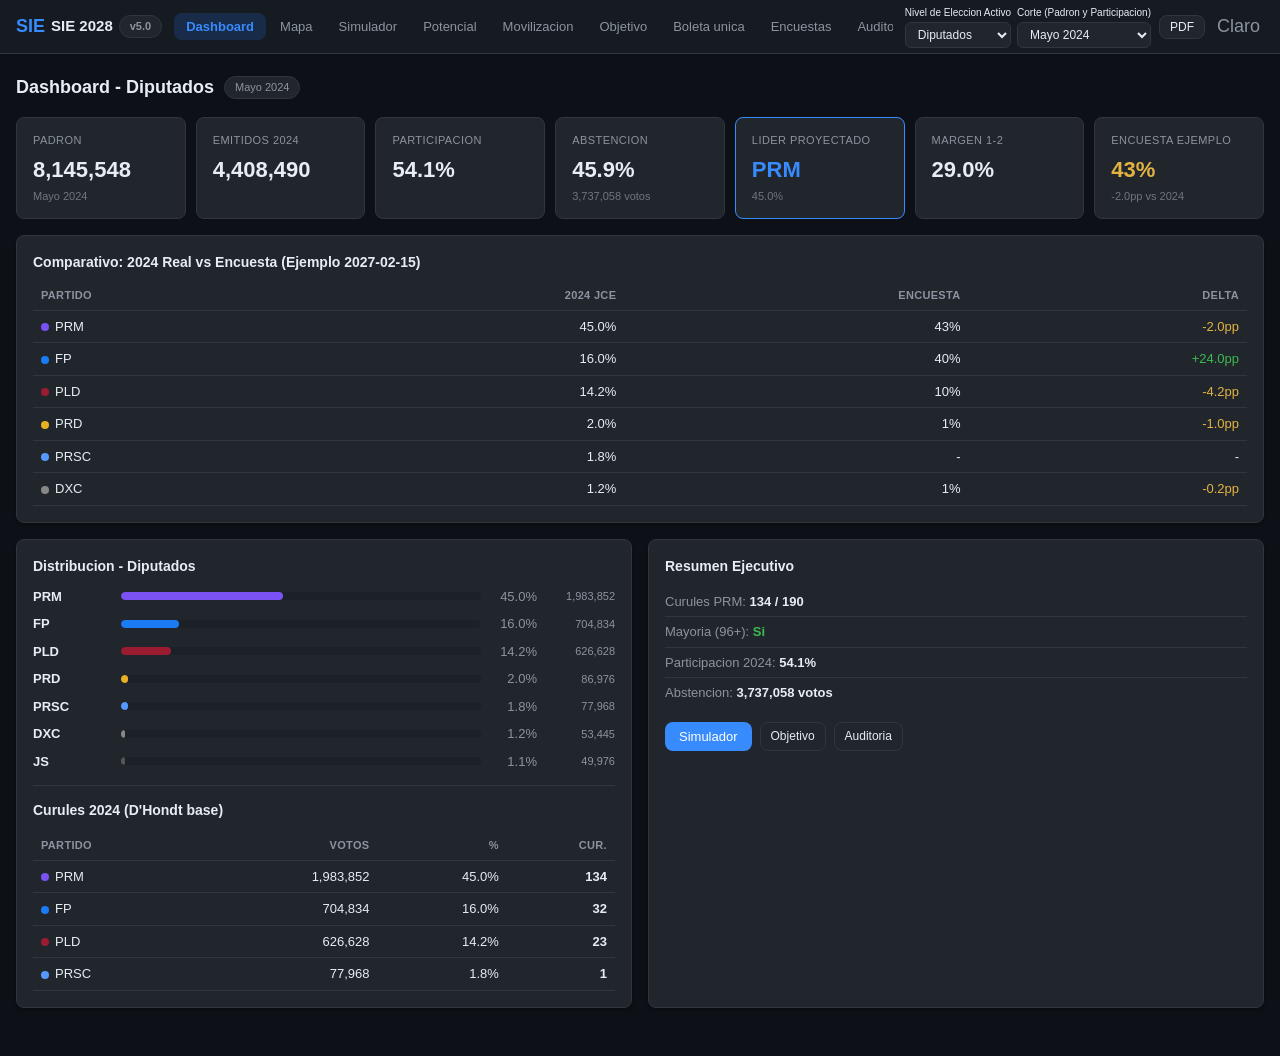
<file: index.html>
<!doctype html>
<html lang="es" data-theme="dark">
<head>
  <meta charset="utf-8"/>
  <meta name="viewport" content="width=device-width, initial-scale=1"/>
  <title>SIE 2028 v5.0 · Sistema Inteligente Electoral</title>
  <link rel="stylesheet" href="./assets/css/styles.css"/>
</head>
<body>
  <header class="topbar">
    <div class="topbar-inner">
      <div class="brand">
        <span class="brand-icon">SIE</span>
        <span class="brand-name">SIE 2028</span>
        <span class="badge">H5</span>
      </div>
      <nav id="nav" class="nav" role="navigation" aria-label="Módulos"></nav>
      <div class="topbar-right">
        <div id="global-controls" class="global-controls"></div>
        <button id="btn-export" class="btn-sm" title="Exportar PDF" style="display:none;">PDF</button>
        <button id="btn-theme" class="btn-icon" title="Cambiar tema">Tema</button>
      </div>
    </div>
  </header>
  <main class="main-wrap">
    <div id="view" class="view-container"></div>
  </main>
  <div id="toast" class="toast" role="status" aria-live="polite"></div>
  <script type="module" src="./assets/js/app.js"></script>
</body>
</html>
</file>
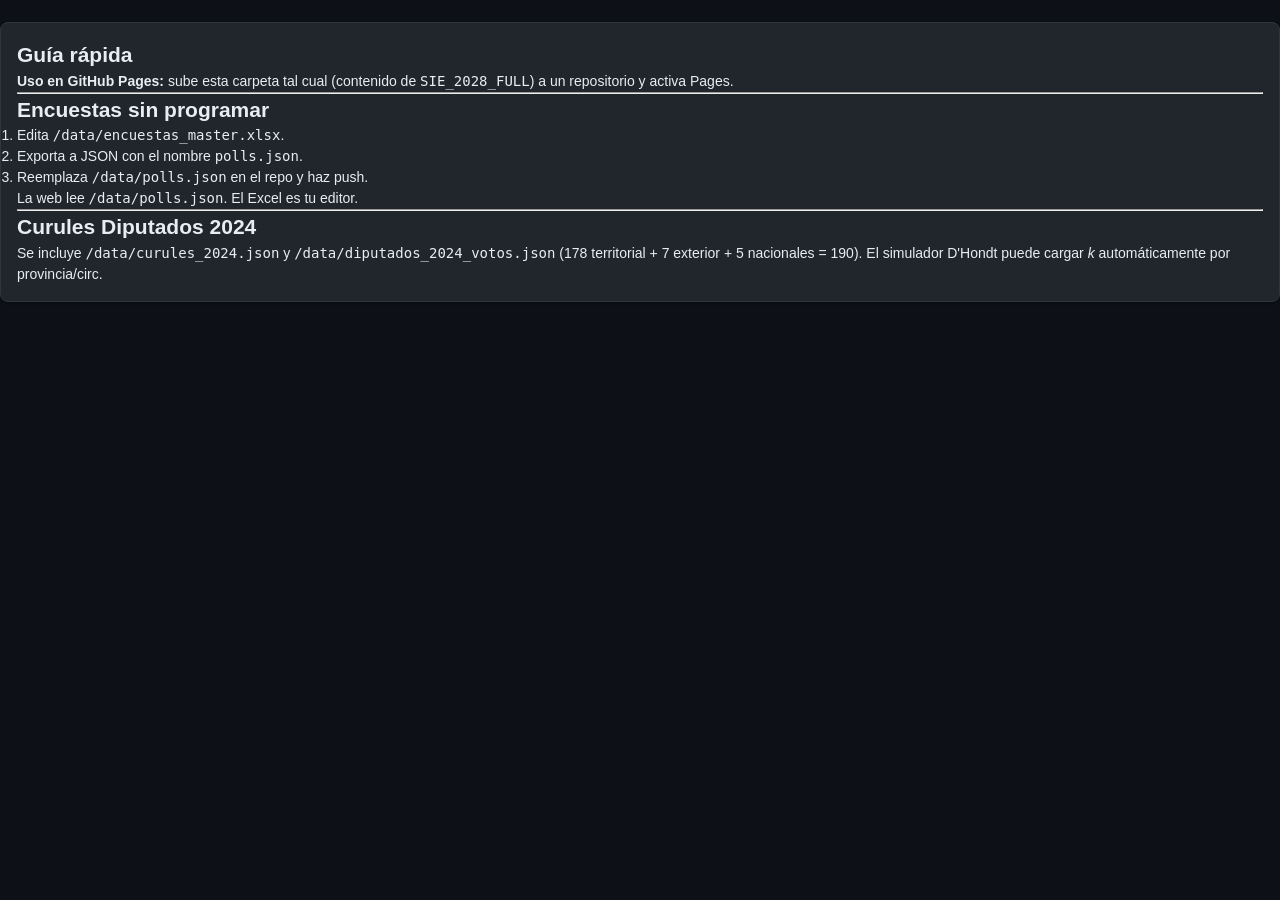
<file: docs/README.html>
<!doctype html><html lang="es"><head><meta charset="utf-8"/><meta name="viewport" content="width=device-width,initial-scale=1"/>
<title>SIE 2028 · Guía rápida</title><link rel="stylesheet" href="../assets/css/styles.css"/></head>
<body><div class="wrap" style="padding-top:22px">
<div class="card">
<h2>Guía rápida</h2>
<p class="small"><b>Uso en GitHub Pages:</b> sube esta carpeta tal cual (contenido de <code>SIE_2028_FULL</code>) a un repositorio y activa Pages.</p>
<hr/>
<h2>Encuestas sin programar</h2>
<ol class="small">
<li>Edita <code>/data/encuestas_master.xlsx</code>.</li>
<li>Exporta a JSON con el nombre <code>polls.json</code>.</li>
<li>Reemplaza <code>/data/polls.json</code> en el repo y haz push.</li>
</ol>
<p class="small">La web lee <code>/data/polls.json</code>. El Excel es tu editor.</p>
<hr/>
<h2>Curules Diputados 2024</h2>
<p class="small">Se incluye <code>/data/curules_2024.json</code> y <code>/data/diputados_2024_votos.json</code> (178 territorial + 7 exterior + 5 nacionales = 190). El simulador D'Hondt puede cargar <i>k</i> automáticamente por provincia/circ.</p>
</div></div></body></html>
</file>
<file: assets/css/styles.css>
/* ====================================================
   SIE 2028 — styles.css
   Design system limpio. Variables por tema.
   ==================================================== */

/* ── Variables ── */
:root {
  --bg:       #0d1117;
  --bg2:      #161b22;
  --bg3:      #1c2128;
  --surface:  #21262d;
  --border:   #30363d;
  --border2:  #484f58;
  --text:     #e6edf3;
  --text2:    #8b949e;
  --text3:    #6e7681;
  --accent:   #388bfd;
  --accent-dim:#1f6feb33;
  --green:    #3fb950;
  --green-bg: #1a3a1a;
  --red:      #f85149;
  --red-bg:   #3a1a1a;
  --yellow:   #e3b341;
  --yellow-bg:#3a2e0a;
  --orange:   #f0883e;
  --orange-bg:#3a2000;
  --blue:     #388bfd;
  --blue-bg:  #0d2045;
  --gray-bg:  #21262d;
  --shadow:   0 1px 3px rgba(0,0,0,.4);
  --radius:   8px;
  --topbar-h: 54px;
}

[data-theme="light"] {
  --bg:       #f6f8fa;
  --bg2:      #ffffff;
  --bg3:      #f0f2f5;
  --surface:  #ffffff;
  --border:   #d0d7de;
  --border2:  #afb8c1;
  --text:     #1f2328;
  --text2:    #57606a;
  --text3:    #6e7781;
  --accent:   #0969da;
  --accent-dim:#0969da22;
  --green:    #1a7f37;
  --green-bg: #dafbe1;
  --red:      #cf222e;
  --red-bg:   #ffebe9;
  --yellow:   #9a6700;
  --yellow-bg:#fff8c5;
  --orange:   #bc4c00;
  --orange-bg:#fff1e5;
  --blue:     #0969da;
  --blue-bg:  #ddf4ff;
  --gray-bg:  #f6f8fa;
  --shadow:   0 1px 3px rgba(0,0,0,.12);
}

/* ── Reset mínimo ── */
*, *::before, *::after { box-sizing: border-box; margin: 0; padding: 0; }

html { font-size: 14px; }

body {
  font-family: -apple-system, BlinkMacSystemFont, "Segoe UI", Helvetica, Arial, sans-serif;
  background: var(--bg);
  color: var(--text);
  line-height: 1.5;
  min-height: 100vh;
  transition: background .2s, color .2s;
}

/* ── Topbar ── */
.topbar {
  position: sticky;
  top: 0;
  z-index: 100;
  height: var(--topbar-h);
  background: var(--bg2);
  border-bottom: 1px solid var(--border);
  backdrop-filter: blur(8px);
}
.topbar-inner {
  display: flex;
  align-items: center;
  gap: 12px;
  height: 100%;
  padding: 0 16px;
  max-width: 1400px;
  margin: 0 auto;
}

/* ── Brand ── */
.brand {
  display: flex;
  align-items: center;
  gap: 6px;
  flex-shrink: 0;
  font-weight: 700;
  font-size: 15px;
  color: var(--text);
}
.brand-icon { font-size: 18px; color: var(--accent); }

/* ── Nav ── */
.nav {
  display: flex;
  gap: 2px;
  overflow-x: auto;
  scrollbar-width: none;
}
.nav::-webkit-scrollbar { display: none; }

.nav-btn {
  background: none;
  border: none;
  color: var(--text2);
  cursor: pointer;
  padding: 6px 12px;
  border-radius: var(--radius);
  font-size: 13px;
  white-space: nowrap;
  transition: background .15s, color .15s;
}
.nav-btn:hover  { background: var(--accent-dim); color: var(--text); }
.nav-btn.active { background: var(--accent-dim); color: var(--accent); font-weight: 600; }

/* ── Topbar right ── */
.topbar-right {
  margin-left: auto;
  display: flex;
  align-items: center;
  gap: 8px;
  flex-shrink: 0;
}
.global-controls {
  display: flex;
  gap: 6px;
}

/* ── Main ── */
.main-wrap {
  max-width: 1400px;
  margin: 0 auto;
  padding: 20px 16px 48px;
}
.view-container { min-height: 300px; }

/* ── Cards ── */
.card {
  background: var(--surface);
  border: 1px solid var(--border);
  border-radius: var(--radius);
  padding: 16px;
  box-shadow: var(--shadow);
}
.card h3 { font-size: 14px; font-weight: 600; margin-bottom: 10px; color: var(--text); }

/* ── Page header ── */
.page-header {
  display: flex;
  align-items: center;
  gap: 10px;
  margin-bottom: 16px;
  flex-wrap: wrap;
}
.page-header h2 {
  font-size: 18px;
  font-weight: 700;
  color: var(--text);
}

/* ── KPI grid ── */
.kpi-grid {
  display: grid;
  grid-template-columns: repeat(auto-fill, minmax(160px, 1fr));
  gap: 10px;
  margin-bottom: 16px;
}
.kpi-card {
  background: var(--surface);
  border: 1px solid var(--border);
  border-radius: var(--radius);
  padding: 14px 16px;
}
.kpi-label { font-size: 11px; color: var(--text2); text-transform: uppercase; letter-spacing: .04em; }
.kpi-value { font-size: 22px; font-weight: 700; margin-top: 4px; color: var(--text); }
.kpi-sub   { font-size: 11px; color: var(--text3); margin-top: 2px; }

/* ── Layout helpers ── */
.row-2col {
  display: grid;
  grid-template-columns: 1fr 1fr;
}
@media (max-width: 720px) {
  .row-2col { grid-template-columns: 1fr; }
}

.stat-grid {
  display: grid;
  grid-template-columns: repeat(auto-fill, minmax(130px, 1fr));
  gap: 10px;
}
.stat-grid > div { font-size: 13px; }

/* ── Badges ── */
.badge {
  display: inline-flex;
  align-items: center;
  background: var(--surface);
  border: 1px solid var(--border);
  border-radius: 20px;
  padding: 2px 10px;
  font-size: 11px;
  color: var(--text2);
  white-space: nowrap;
}
.badge-good { background: var(--green-bg); border-color: var(--green); color: var(--green); }
.badge-warn { background: var(--yellow-bg); border-color: var(--yellow); color: var(--yellow); }
.badge-err  { background: var(--red-bg);  border-color: var(--red);  color: var(--red);  }

/* ── Buttons ── */
.btn {
  display: inline-flex;
  align-items: center;
  gap: 4px;
  background: var(--accent);
  color: #fff;
  border: none;
  border-radius: var(--radius);
  padding: 7px 14px;
  font-size: 13px;
  font-weight: 500;
  cursor: pointer;
  text-decoration: none;
  transition: opacity .15s;
}
.btn:hover { opacity: .88; }

.btn-sm {
  display: inline-flex;
  align-items: center;
  background: var(--surface);
  color: var(--text);
  border: 1px solid var(--border);
  border-radius: var(--radius);
  padding: 4px 10px;
  font-size: 12px;
  cursor: pointer;
  transition: background .15s, border-color .15s;
}
.btn-sm:hover { background: var(--bg3); border-color: var(--border2); }
.btn-sm.neg   { color: var(--red); border-color: var(--red-bg); }

.btn-icon {
  background: none;
  border: none;
  cursor: pointer;
  font-size: 18px;
  padding: 4px;
  border-radius: var(--radius);
  color: var(--text2);
  transition: background .15s;
}
.btn-icon:hover { background: var(--bg3); }

/* ── Form elements ── */
.sel-sm, .inp-sm {
  background: var(--surface);
  color: var(--text);
  border: 1px solid var(--border);
  border-radius: 6px;
  padding: 4px 8px;
  font-size: 12px;
  outline: none;
  transition: border-color .15s;
}
.sel-sm:focus, .inp-sm:focus { border-color: var(--accent); }
.sel-sm { cursor: pointer; }

/* ── Tables ── */
.tbl {
  width: 100%;
  border-collapse: collapse;
  font-size: 13px;
}
.tbl th {
  text-align: left;
  color: var(--text2);
  font-weight: 600;
  font-size: 11px;
  text-transform: uppercase;
  letter-spacing: .03em;
  padding: 6px 8px;
  border-bottom: 1px solid var(--border);
}
.tbl td {
  padding: 6px 8px;
  border-bottom: 1px solid var(--border);
  color: var(--text);
}
.tbl tbody tr:hover td { background: var(--bg3); }
.tbl .r { text-align: right; font-variant-numeric: tabular-nums; }

/* ── Mapa ── */
.map-layout {
  display: grid;
  grid-template-columns: 1fr 320px;
  gap: 14px;
  min-height: 520px;
}
@media (max-width: 900px) {
  .map-layout { grid-template-columns: 1fr; }
}
.map-wrap {
  position: relative;
  overflow: hidden;
  padding: 0 !important;
  min-height: 480px;
  cursor: grab;
}
.map-wrap:active { cursor: grabbing; }

/* Shapes SVG */
.map-shape {
  cursor: pointer;
  fill: var(--bg3);
  stroke: var(--border2);
  stroke-width: 0.5;
  transition: fill .15s, filter .15s;
}
.map-shape:hover    { fill: var(--accent-dim); filter: brightness(1.2); }
.map-selected       { fill: var(--accent) !important; opacity: .85; }

.map-loading, .map-error {
  display: flex;
  align-items: center;
  justify-content: center;
  height: 100%;
  min-height: 300px;
  color: var(--text2);
  font-size: 13px;
}
.map-error { color: var(--red); }

/* ── Bar chart ── */
.bar-row {
  display: flex;
  align-items: center;
  gap: 8px;
  margin-bottom: 8px;
  font-size: 13px;
}
.bar-label { flex: 0 0 80px; font-weight: 600; }
.bar-track {
  flex: 1;
  height: 8px;
  background: var(--bg3);
  border-radius: 4px;
  overflow: hidden;
}
.bar-fill  { height: 100%; background: var(--accent); border-radius: 4px; transition: width .4s; }
.bar-pct   { flex: 0 0 48px; text-align: right; color: var(--text2); }

/* ── Exec list ── */
.exec-list {
  list-style: none;
  padding: 0;
  font-size: 13px;
}
.exec-list li {
  padding: 5px 0;
  border-bottom: 1px solid var(--border);
  color: var(--text2);
}
.exec-list li:last-child { border-bottom: none; }
.exec-list li b { color: var(--text); }

/* ── Category badges (Potencial) ── */
.cat-badge {
  display: inline-block;
  padding: 2px 8px;
  border-radius: 12px;
  font-size: 11px;
  font-weight: 600;
}
.cat-green  { background: var(--green-bg);  color: var(--green);  }
.cat-blue   { background: var(--blue-bg);   color: var(--blue);   }
.cat-yellow { background: var(--yellow-bg); color: var(--yellow); }
.cat-orange { background: var(--orange-bg); color: var(--orange); }
.cat-red    { background: var(--red-bg);    color: var(--red);    }
.cat-gray   { background: var(--gray-bg);   color: var(--text2);  }

/* ── Audit lists ── */
.audit-list { list-style: none; padding: 0; font-size: 13px; }
.audit-list li {
  padding: 5px 0;
  border-bottom: 1px solid var(--border);
}
.audit-list.err  li { color: var(--red);   }
.audit-list.good li { color: var(--green); }

/* ── Toast ── */
.toast {
  position: fixed;
  bottom: 20px;
  left: 50%;
  transform: translateX(-50%);
  background: var(--surface);
  border: 1px solid var(--border);
  border-radius: var(--radius);
  padding: 10px 18px;
  font-size: 13px;
  color: var(--text);
  box-shadow: var(--shadow);
  display: none;
  z-index: 999;
  pointer-events: none;
}
.toast.show {
  display: block;
  animation: fadeUp .2s ease;
}
@keyframes fadeUp {
  from { opacity: 0; transform: translateX(-50%) translateY(8px); }
  to   { opacity: 1; transform: translateX(-50%) translateY(0); }
}

/* ── Estado de carga / error ── */
.loading, .error-msg {
  display: flex;
  align-items: center;
  justify-content: center;
  min-height: 200px;
  font-size: 14px;
  color: var(--text2);
}
.error-msg { color: var(--red); }

/* ── Muted ── */
.muted { color: var(--text2); font-size: 12px; }

/* ── Additions H2 ── */

/* Simulador layout */
.sim-layout {
  display: grid;
  grid-template-columns: 340px 1fr;
  gap: 14px;
}
@media (max-width: 900px) { .sim-layout { grid-template-columns: 1fr; } }

/* KPI accent */
.kpi-accent { border-color: var(--accent); }
.kpi-accent .kpi-value { color: var(--accent); }

/* Dot color indicator */
.dot {
  display: inline-block;
  width: 8px; height: 8px;
  border-radius: 50%;
  margin-right: 4px;
  vertical-align: middle;
  flex-shrink: 0;
}

/* Curul grid */
.curul-grid {
  display: grid;
  grid-template-columns: repeat(auto-fill, minmax(90px, 1fr));
  gap: 6px;
  margin-top: 8px;
}
.curul-item {
  background: var(--bg3);
  border-radius: 6px;
  padding: 6px 10px;
  display: flex;
  justify-content: space-between;
  align-items: center;
  font-size: 13px;
}
.curul-item b { color: var(--text); }
.curul-item span { font-size: 18px; font-weight: 700; color: var(--accent); }

/* HR separator */
.sep { border: none; border-top: 1px solid var(--border); margin: 12px 0; }

/* Text helpers */
.text-ok   { color: var(--green) !important; }
.text-warn { color: var(--yellow) !important; }
.text-err  { color: var(--red) !important; }

/* Bar abs (small) */
.bar-abs { font-size: 11px; min-width: 60px; text-align: right; }

/* Alianza row */
.alz-row label { cursor: pointer; }

/* ── H2 additions ── */

/* Simulador layout */
.sim-layout {
  display: grid;
  grid-template-columns: 1fr 1fr;
  gap: 16px;
}
@media (max-width: 900px) { .sim-layout { grid-template-columns: 1fr; } }

/* Curul grid */
.curul-grid {
  display: grid;
  grid-template-columns: repeat(auto-fill, minmax(100px, 1fr));
  gap: 8px;
  margin-top: 8px;
}
.curul-item {
  background: var(--bg3);
  border-radius: 6px;
  padding: 8px 10px;
  display: flex;
  justify-content: space-between;
  align-items: center;
  font-size: 13px;
}
.curul-item b  { color: var(--text); }
.curul-item span { font-size: 18px; font-weight: 700; color: var(--accent); }

/* Alianza rows */
.alianza-row { font-size: 13px; }

/* Dot indicator */
.dot {
  display: inline-block;
  width: 8px; height: 8px;
  border-radius: 50%;
  margin-right: 6px;
  vertical-align: middle;
}

/* Text helpers */
.text-ok   { color: var(--green); }
.text-warn { color: var(--yellow); }
.text-err  { color: var(--red); }

/* Separator */
.sep {
  border: none;
  border-top: 1px solid var(--border);
  margin: 14px 0;
}

/* Bar abs (vote count in bar chart) */
.bar-abs {
  min-width: 70px;
  text-align: right;
  font-variant-numeric: tabular-nums;
}

/* KPI accent */
.kpi-accent { border-color: var(--accent); }
.kpi-accent .kpi-value { color: var(--accent); }

/* Objective result */
[data-theme="light"] .kpi-accent { background: var(--blue-bg); }

/* H4 -- category badge colors */
.cat-lgreen { background: #d4edda; color: #1a7a3c; }
[data-theme="dark"] .cat-lgreen { background: #1a4a2a; color: #5fda8a; }
.cat-orange { background: #fde8d8; color: #c0581a; }
[data-theme="dark"] .cat-orange { background: #4a2810; color: #f0944a; }

/* H4 -- methodology tooltip */
.method-box {
  background: var(--bg3);
  border: 1px solid var(--border);
  border-radius: 8px;
  padding: 14px 16px;
  margin-top: 10px;
  font-size: 13px;
}
.method-box table { width: 100%; font-size: 12px; }
.method-box th { background: var(--bg4, var(--bg2)); padding: 4px 6px; }
.method-box td { padding: 3px 6px; border-bottom: 1px solid var(--border); }

/* H4 -- collapsible advanced panel */
.adv-panel { display: none; margin-top: 12px; }
.adv-panel.open { display: block; }
.adv-toggle { cursor: pointer; font-size: 12px; color: var(--text2); text-decoration: underline; margin-top: 8px; display: inline-block; }

/* H4 -- boleta mode tabs */
.mode-tabs { display: flex; gap: 4px; margin-bottom: 14px; }
.mode-tab { flex: 1; padding: 8px; border: 1px solid var(--border); background: var(--bg3); border-radius: 6px; cursor: pointer; font-size: 13px; text-align: center; }
.mode-tab.active { background: var(--accent); color: #fff; border-color: var(--accent); }

/* H4 -- encuestas chart */
.enc-chart { display: flex; align-items: flex-end; gap: 8px; height: 160px; padding: 10px 0; overflow-x: auto; }
.enc-bar-wrap { display: flex; flex-direction: column; align-items: center; gap: 4px; min-width: 50px; }
.enc-bar { width: 36px; border-radius: 3px 3px 0 0; transition: height 0.3s; }
.enc-label { font-size: 11px; color: var(--text2); text-align: center; }

/* H4 additions */
.ctrl-group {
  display: flex;
  flex-direction: column;
  gap: 2px;
  font-size: 11px;
}
.ctrl-label {
  color: var(--muted);
  font-size: 10px;
  white-space: nowrap;
  cursor: help;
}
.tab-btn {
  background: none;
  border: none;
  border-bottom: 3px solid transparent;
  padding: 8px 16px;
  font-size: 13px;
  font-weight: 600;
  color: var(--muted);
  cursor: pointer;
  transition: color 0.15s, border-color 0.15s;
}
.tab-btn.active {
  color: var(--accent);
  border-bottom-color: var(--accent);
}
.tab-btn:hover { color: var(--text); }

/* Categoria badges H4 - colores correctos */
.cat-green  { background: #14532d; color: #86efac; }
.cat-lgreen { background: #166534; color: #bbf7d0; }
.cat-yellow { background: #713f12; color: #fde68a; }
.cat-blue   { background: #1e3a5f; color: #93c5fd; }
.cat-red    { background: #7f1d1d; color: #fca5a5; }
.cat-gray   { background: #374151; color: #9ca3af; }
.cat-orange { background: #7c2d12; color: #fdba74; }
[data-theme="light"] .cat-green  { background: #dcfce7; color: #15803d; }
[data-theme="light"] .cat-lgreen { background: #f0fdf4; color: #16a34a; }
[data-theme="light"] .cat-yellow { background: #fef9c3; color: #a16207; }
[data-theme="light"] .cat-blue   { background: #eff6ff; color: #1d4ed8; }
[data-theme="light"] .cat-red    { background: #fee2e2; color: #b91c1c; }
[data-theme="light"] .cat-gray   { background: #f3f4f6; color: #6b7280; }
[data-theme="light"] .cat-orange { background: #fff7ed; color: #c2410c; }

/* Map selected */
.map-selected { outline: 2px solid #fff; }

/* btn neg (movilizacion) */
.btn-sm.neg { color: var(--red); border-color: var(--red); }

/* details/summary panel */
details.card > summary {
  list-style: none;
  user-select: none;
}
details.card > summary::before {
  content: "▶ ";
  font-size: 11px;
}
details[open].card > summary::before {
  content: "▼ ";
}

/* H5 additions */
.badge-nota { background: var(--accent); color: #000; }
.nota-lbl   { background: var(--accent); color: #000; border-radius: 3px; padding: 1px 5px; font-size: 10px; font-weight: 700; margin-right: 6px; }
.err-lbl    { background: var(--red);   color: #fff; border-radius: 3px; padding: 1px 5px; font-size: 10px; font-weight: 700; margin-right: 6px; }
.ok-lbl     { background: var(--green); color: #fff; border-radius: 3px; padding: 1px 5px; font-size: 10px; font-weight: 700; margin-right: 6px; }
.audit-list { list-style: none; padding: 0; margin: 0; }
.audit-list li { padding: 5px 0; border-bottom: 1px solid var(--border); font-size: 13px; }
.audit-list li:last-child { border-bottom: none; }
</file>
